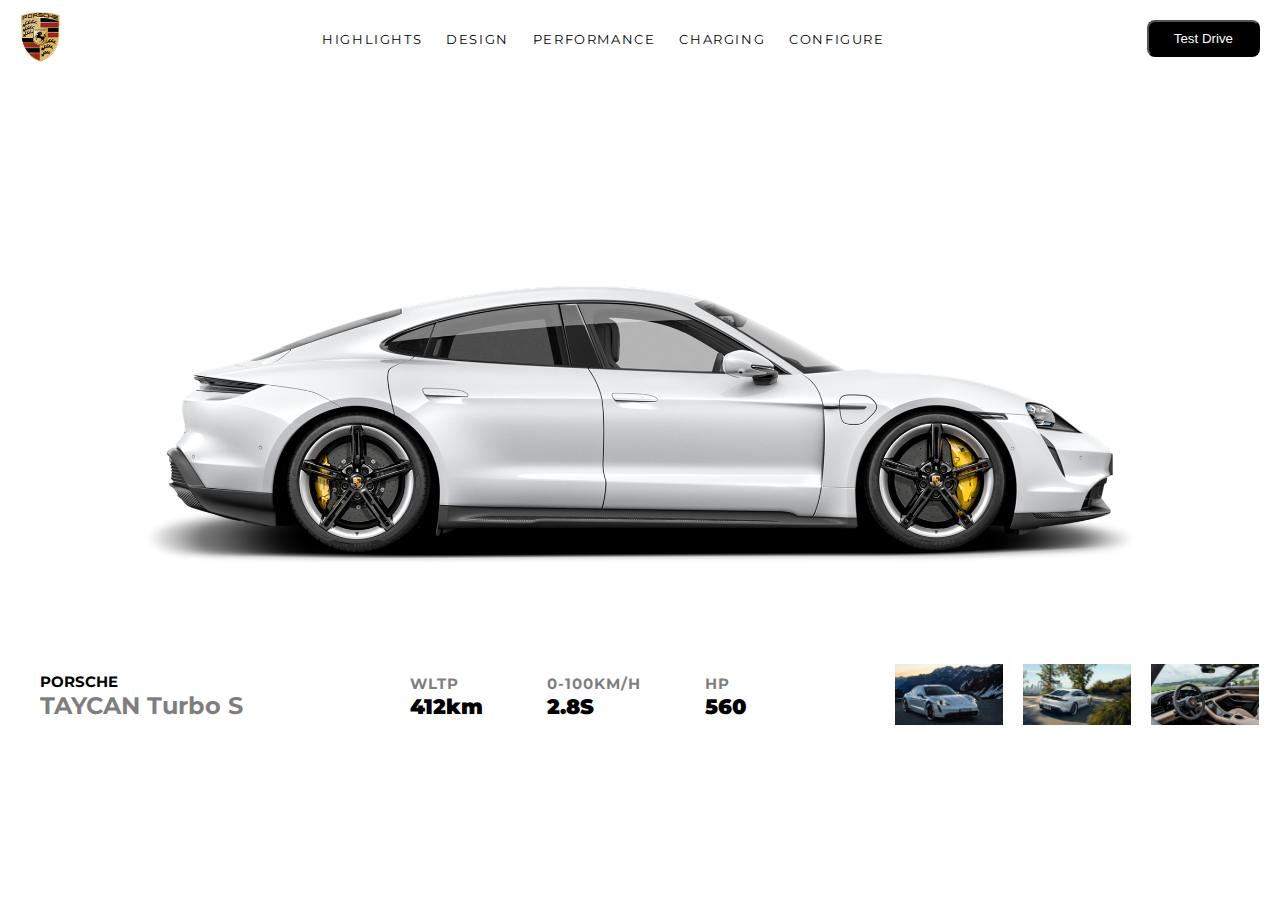
<file: index.html>
<!DOCTYPE html>
<html lang="en">

<head>
    <meta charset="UTF-8">
    <meta http-equiv="X-UA-Compatible" content="IE=edge">
    <meta name="viewport" content="width=device-width, initial-scale=1.0">
    <link rel="stylesheet" href="/src/style/style.css">
    <title>Porsche Taycan Turbo S</title>
</head>

<body>
    <div class="hero">
        <nav class="navbar">
            <div class="logo">
                <img src="/src/logo/Porsche_logo.png" alt="logo">
            </div>
            <ul class="nav-menu">
                <li><a href="#"></a>HIGHLIGHTS</li>
                <li><a href="#"></a>DESIGN</li>
                <li><a href="#"></a>PERFORMANCE</li>
                <li><a href="#"></a>CHARGING</li>
                <li><a href="#"></a>CONFIGURE</li>
            </ul>
            <a href="#" class="cta"><button>Test Drive</button></a>
        </nav>
        <div class="content">
            <img src="/src/images/img_porsche-taycan.png" alt="img_porsche">
        </div>
        <div class="details">
            <div class="card">
                <h2 class="make">PORSCHE</h2>
                <h1 class="model">TAYCAN Turbo S</h1>
            </div>
            <div class="specs">
                <div class="card">
                    <h2 class="main-header">WLTP</h2>
                    <h1 class="sub-header">412km</h1>
                </div>
                <div class="card">
                    <h2 class="main-header">0-100KM/H</h2>
                    <h1 class="sub-header">2.8S</h1>
                </div>
                <div class="card">
                    <h2 class="main-header">HP</h2>
                    <h1 class="sub-header">560</h1>
                </div>
            </div>
            <div class="gallery">
                <div class="carousel">
                    <img src="/src/images/carousel/img_porsche-01.jpg" alt="img_carousel">
                </div>
                <div class="carousel">
                    <img src="/src/images/carousel/img_porsche-02.jpg" alt="img_carousel">
                </div>
                <div class="carousel">
                    <img src="/src/images/carousel/img_porsche-03.jpg" alt="img_carousel">
                </div>
            </div>
        </div>
</body>

</html>
</file>
<file: src/style/style.css>
@import url('https://fonts.googleapis.com/css2?family=Montserrat:wght@600&display=swap');

*{
    box-sizing: border-box;
    margin: 0;
    padding: 0;
    background-color: white;
}

.hero
{
    width: 100%;
}

.logo img
{
    width: 40px;
}

.navbar
{
    display: flex;
    justify-content: space-between;
    align-items: center;
    width: 100%;
    padding: 10px 20px;
}

.nav-menu li
{
    font-family: 'Montserrat';
    font-weight: 800pt;
    font-size: 10pt;
    letter-spacing: 1.2pt;
    padding: 20px 10px;
    display: inline-block;
    list-style: none;
    text-decoration: none;
}

button
{
    padding: 9px 25px;
    color: white;
    background-color: black;
    border-radius: 8px;
    cursor: pointer;
}

.content
{
    display: flex;
    justify-content: center;
}

.content img
{
    width: 80%;
}

.details
{
    display: flex;
    padding: 10px;
    align-items: center;
    justify-content: space-between;
}

.details h1
{
    font-family: 'Montserrat';
    font-weight: 500pt;
    font-size: 18pt;
}

.specs
{
    display: flex;
    align-items: center;
    justify-content: space-between;
    display: inline-block;
    padding: 0px 20px;
}

.card
{
    display: block;
    display: inline-block;
    justify-content: space-between;
    align-items: center;
    padding: 10px 30px;
}

.card .main-header
{
    font-family: 'Montserrat';
    font-size: 11pt;
    letter-spacing: 1.0px;
    opacity: 50%;
}

.card .sub-header
{
    font-size: 16pt;
    font-weight: 900;
}

.make
{
    font-family: 'Montserrat';
    font-size: 11pt;
    font-weight: 00pt;
}

.model
{
    font-family: 'Montserrat';
    font-size: 10pt;
    opacity: 50%;
}

.gallery
{
    display: flex;
    padding: 0px 1px;
}

.carousel img
{
    width: 128px;
    padding: 0px 10px;
}

@media screen and (max-width: 960px) 
{
    body
    {
        display: none;
    }
}
</file>
